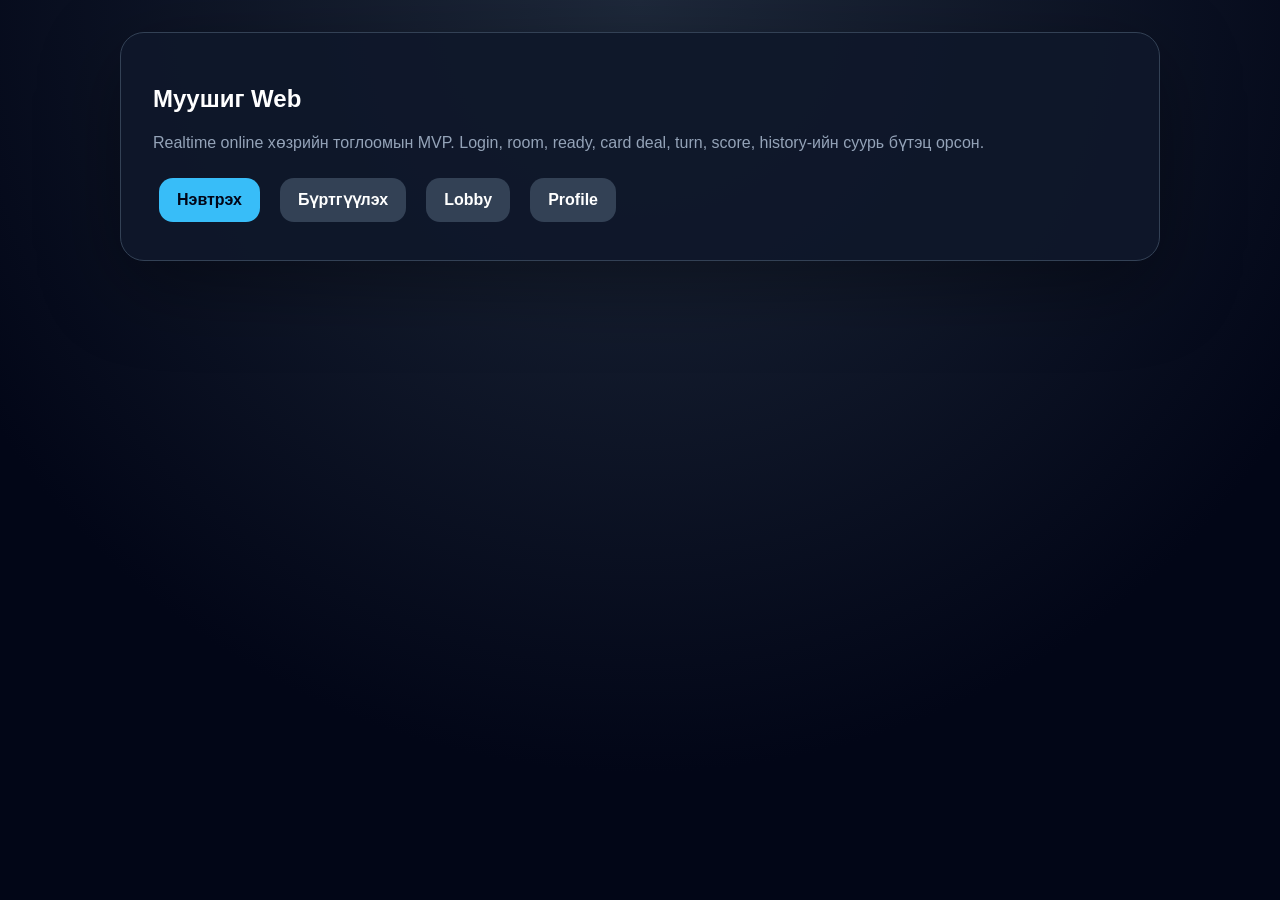
<file: index.html>
<!DOCTYPE html>
<html lang="mn">
<head>
<meta charset="UTF-8">
<meta name="viewport" content="width=device-width, initial-scale=1.0">
<title>Muushig Web</title>
<meta name="description" content="Realtime Mongolian Muushig card game">
<link rel="stylesheet" href="css/styles.css">
</head>
<body>
<main class="page">
  <section class="card">
    <h1>Муушиг Web</h1>
    <p class="muted">Realtime online хөзрийн тоглоомын MVP. Login, room, ready, card deal, turn, score, history-ийн суурь бүтэц орсон.</p>
    <div class="nav">
      <a class="button" href="login.html">Нэвтрэх</a>
      <a class="button secondary" href="register.html">Бүртгүүлэх</a>
      <a class="button secondary" href="lobby.html">Lobby</a>
      <a class="button secondary" href="profile.html">Profile</a>
    </div>
  </section>
</main>
</body>
</html>
</file>
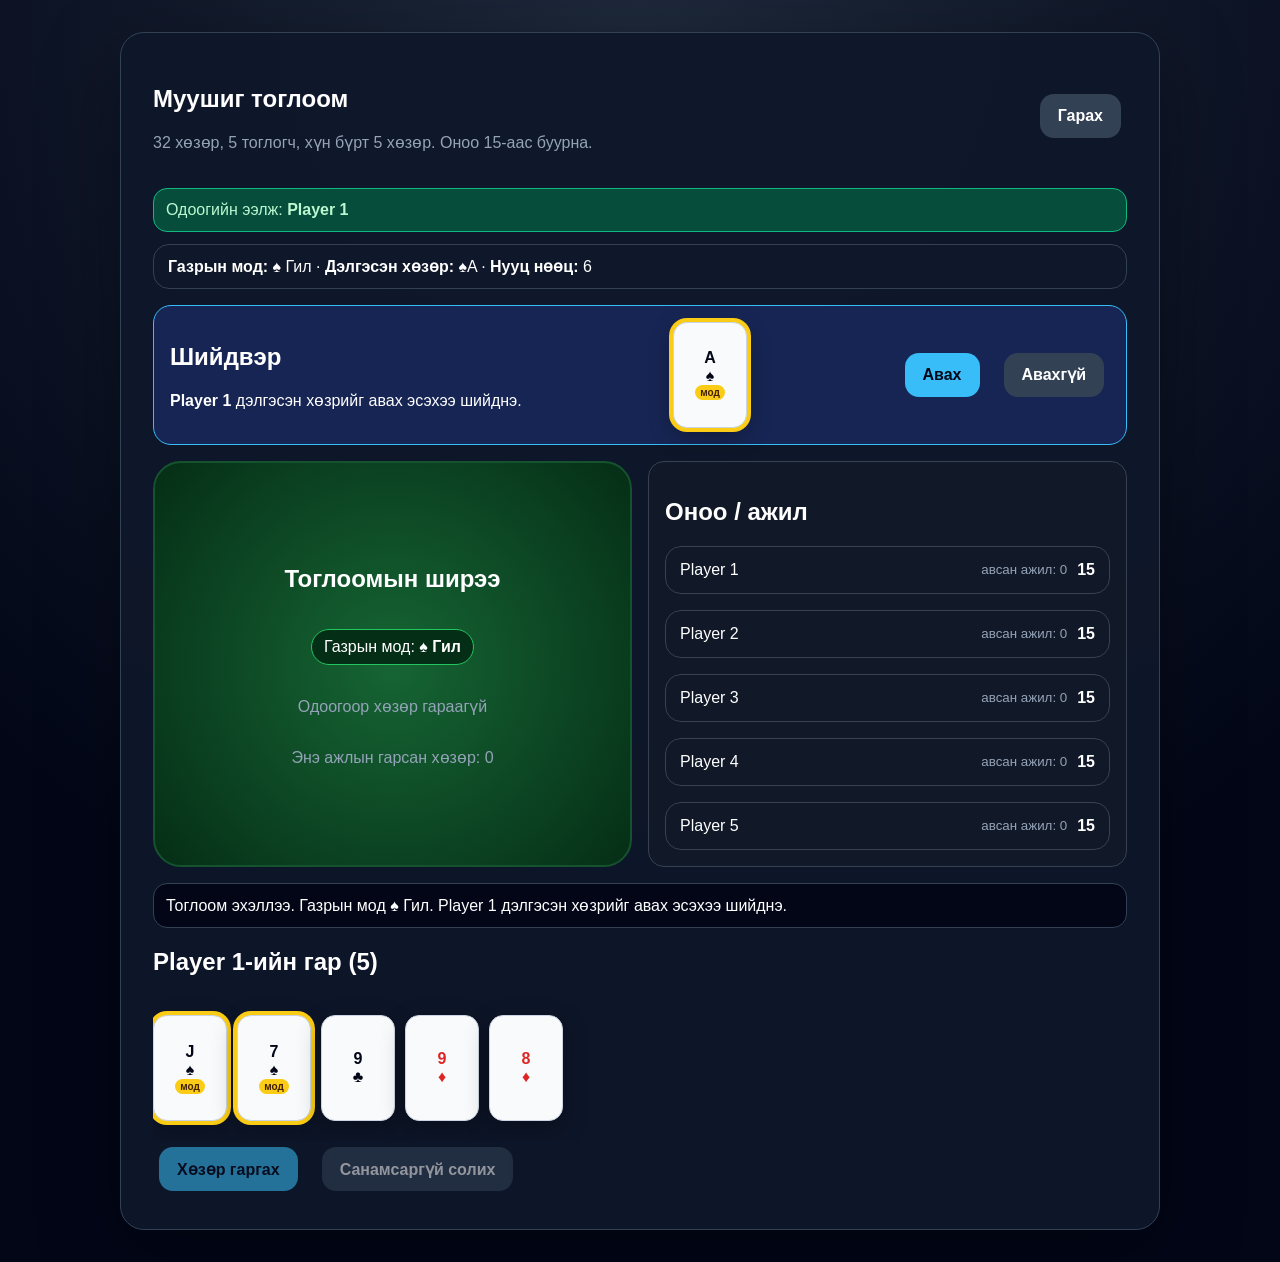
<file: game.html>
<!DOCTYPE html>
<html lang="mn">
<head>
<meta charset="UTF-8">
<meta name="viewport" content="width=device-width, initial-scale=1.0">
<title>Муушиг тоглоом — Muushig Web</title>
<link rel="stylesheet" href="css/styles.css">
</head>
<body>
<main class="page">
  <section class="card" id="game-root">
    <h1>Муушиг тоглоом</h1>
    <p class="message">Тоглоом ачааллаж байна...</p>
  </section>
</main>
<script type="module" src="js/game.js"></script>
</body>
</html>
</file>
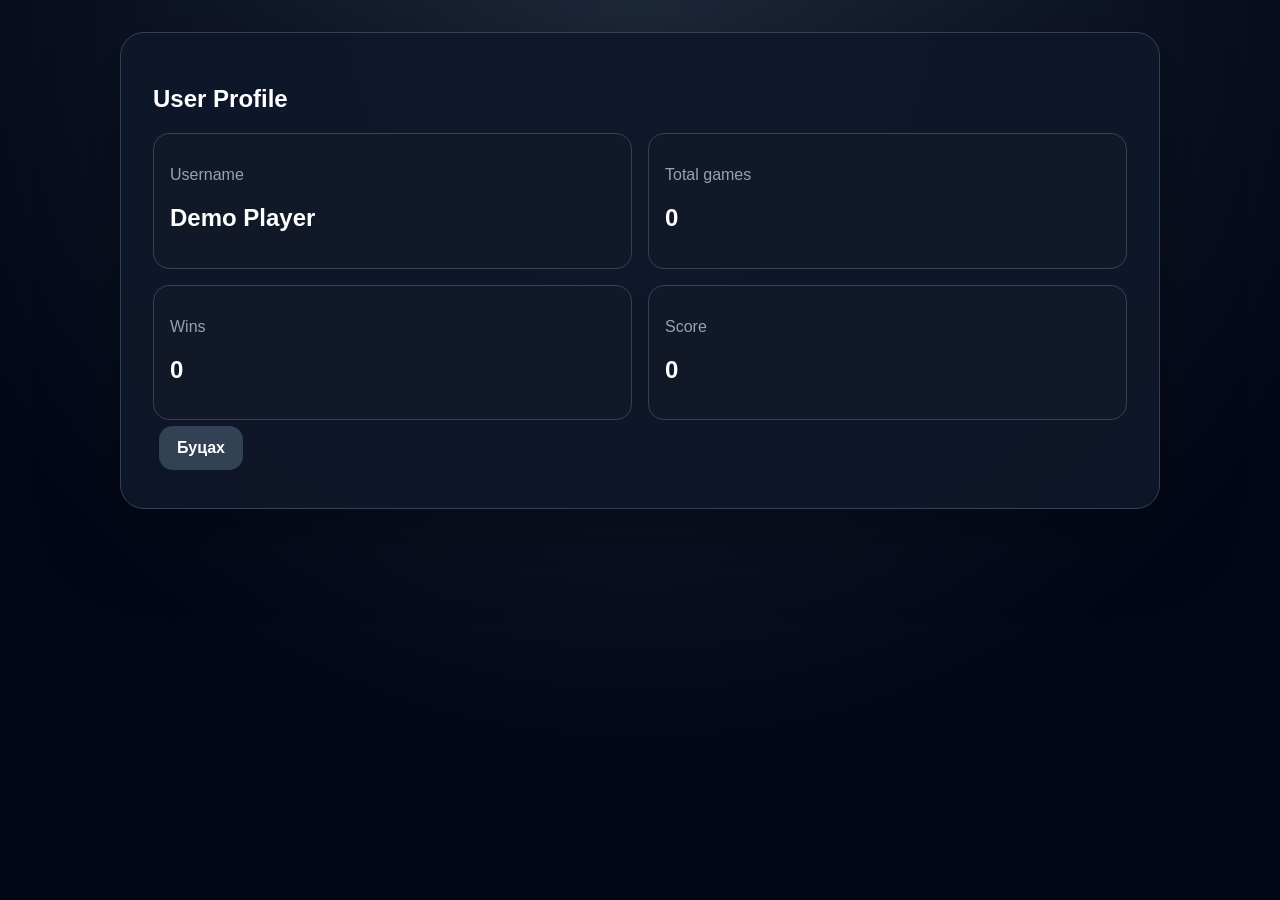
<file: profile.html>
<!DOCTYPE html>
<html lang="mn">
<head>
<meta charset="UTF-8">
<meta name="viewport" content="width=device-width, initial-scale=1.0">
<title>Profile — Muushig Web</title>
<link rel="stylesheet" href="css/styles.css">
</head>
<body>
<main class="page">
  <section class="card">
    <h1>User Profile</h1>
    <div class="grid2">
      <div class="stat"><p class="muted">Username</p><h2>Demo Player</h2></div>
      <div class="stat"><p class="muted">Total games</p><h2>0</h2></div>
      <div class="stat"><p class="muted">Wins</p><h2>0</h2></div>
      <div class="stat"><p class="muted">Score</p><h2>0</h2></div>
    </div>
    <a class="button secondary" href="index.html">Буцах</a>
  </section>
</main>
</body>
</html>
</file>
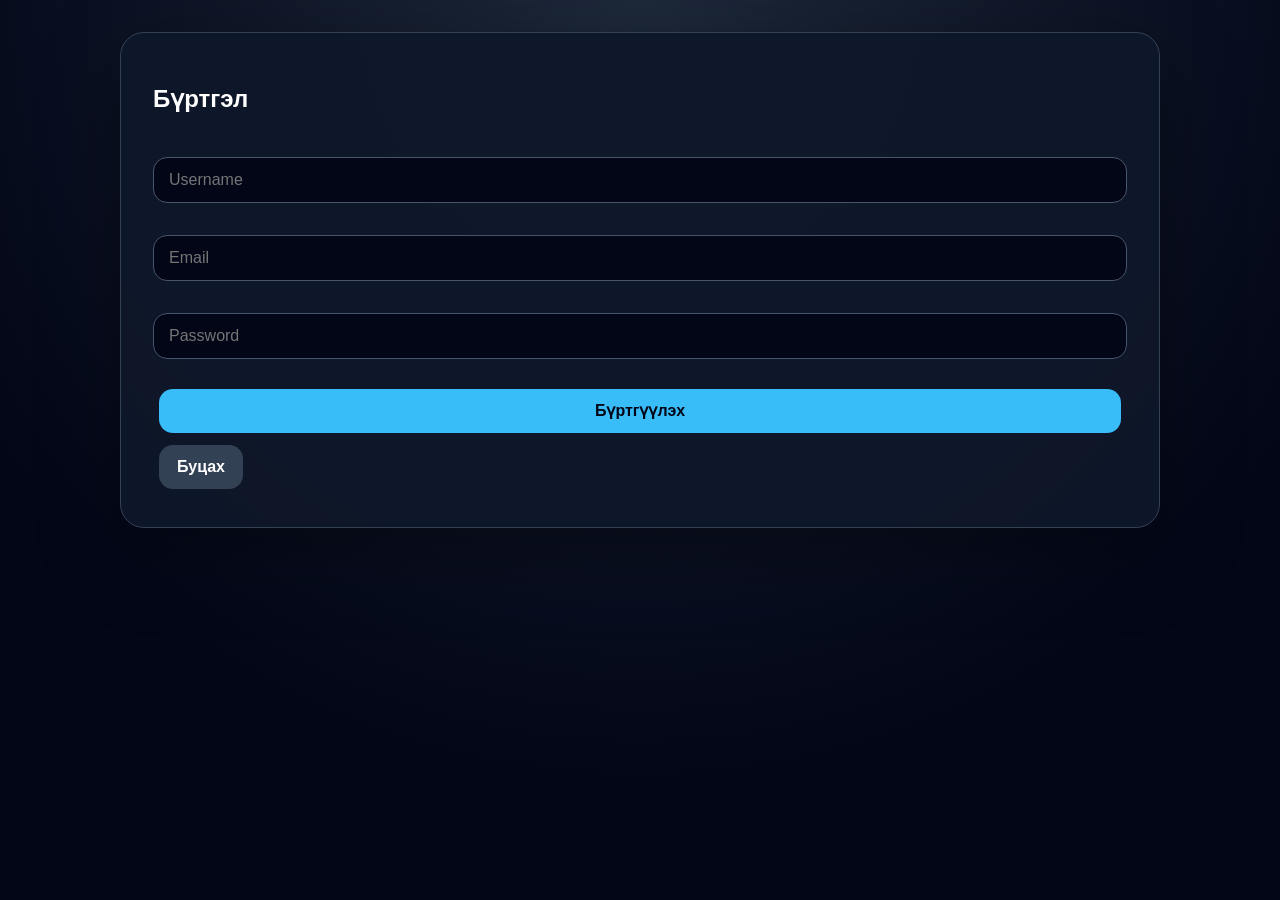
<file: register.html>
<!DOCTYPE html>
<html lang="mn">
<head>
<meta charset="UTF-8">
<meta name="viewport" content="width=device-width, initial-scale=1.0">
<title>Бүртгэл — Muushig Web</title>
<link rel="stylesheet" href="css/styles.css">
</head>
<body>
<main class="page">
  <section class="card">
    <h1>Бүртгэл</h1>
    <form id="register-form" class="grid">
      <div id="error-box"></div>
      <input class="input" id="username" placeholder="Username" required>
      <input class="input" id="email" placeholder="Email" type="email" required>
      <input class="input" id="password" placeholder="Password" type="password" required>
      <button class="button" type="submit">Бүртгүүлэх</button>
    </form>
    <a class="button secondary" href="index.html">Буцах</a>
  </section>
</main>
<script type="module">
  import { signUp } from './js/auth.js';

  const form = document.getElementById('register-form');
  const errorBox = document.getElementById('error-box');

  function showMessage(message, isError) {
    errorBox.innerHTML = message ? `<div class="${isError ? 'error' : 'success'}">${message}</div>` : '';
  }

  form.addEventListener('submit', async (e) => {
    e.preventDefault();
    showMessage('', false);
    const username = document.getElementById('username').value;
    const email = document.getElementById('email').value;
    const password = document.getElementById('password').value;
    const res = await signUp(email, password, username);
    if (res.error) {
      showMessage(res.error.message, true);
    } else {
      showMessage('Бүртгэл үүссэн. Email баталгаажуулалт шаардлагатай байж болно.', false);
    }
  });
</script>
</body>
</html>
</file>
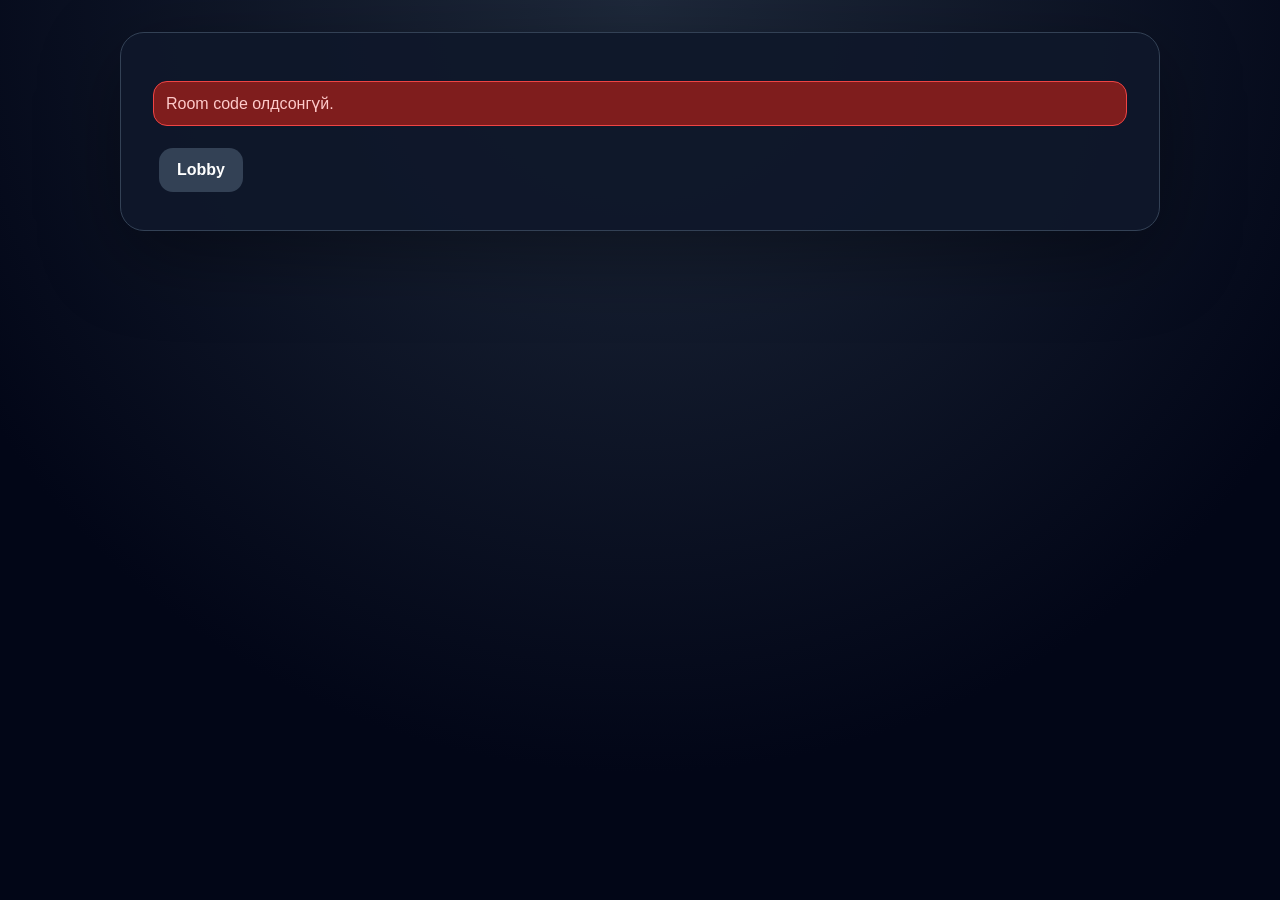
<file: room.html>
<!DOCTYPE html>
<html lang="mn">
<head>
<meta charset="UTF-8">
<meta name="viewport" content="width=device-width, initial-scale=1.0">
<title>Өрөө — Muushig Web</title>
<link rel="stylesheet" href="css/styles.css">
</head>
<body>
<main class="page">
  <section class="card" id="room-root">Loading...</section>
</main>
<script type="module" src="js/room.js"></script>
</body>
</html>
</file>
<file: css/styles.css>
*{box-sizing:border-box}
body{margin:0;font-family:Arial,Helvetica,sans-serif;background:radial-gradient(circle at top,#1e293b,#020617 70%);color:#fff}
a{text-decoration:none;color:inherit}
button,input{font:inherit}
.page{min-height:100vh;padding:32px}
.card{max-width:1040px;margin:0 auto;background:rgba(15,23,42,.92);border:1px solid #334155;border-radius:24px;padding:32px;box-shadow:0 24px 80px rgba(0,0,0,.35)}
.row{display:flex;gap:12px;flex-wrap:wrap;align-items:center}
.grid{display:grid;gap:16px}
.grid2{display:grid;grid-template-columns:repeat(2,minmax(0,1fr));gap:16px}
.button{display:inline-flex;align-items:center;justify-content:center;background:#38bdf8;color:#020617;border:0;border-radius:14px;padding:12px 18px;font-weight:800;cursor:pointer;margin:6px;min-height:44px}
.button.secondary{background:#334155;color:#fff}
.button.danger{background:#ef4444;color:#fff}
.button:disabled{opacity:.55;cursor:not-allowed}
.input{width:100%;padding:13px 15px;border-radius:14px;border:1px solid #475569;background:#020617;color:#fff;margin:8px 0}
.muted{color:#94a3b8}
.error{background:#7f1d1d;color:#fecaca;border:1px solid #ef4444;border-radius:14px;padding:12px}
.success{background:#064e3b;color:#bbf7d0;border:1px solid #10b981;border-radius:14px;padding:12px}
.player{display:flex;justify-content:space-between;align-items:center;background:#111827;border:1px solid #374151;border-radius:16px;padding:14px}
.badge{border-radius:999px;padding:6px 10px;background:#334155;font-size:12px}
.badge.ready{background:#065f46;color:#bbf7d0}
.table{min-height:260px;border-radius:28px;border:2px solid #14532d;background:radial-gradient(circle,#166534,#052e16);display:flex;align-items:center;justify-content:center;flex-direction:column;padding:24px}
.hand{display:flex;gap:10px;overflow-x:auto;padding:20px 0}
.card-ui{width:74px;height:106px;border-radius:14px;background:#f8fafc;color:#020617;display:flex;align-items:center;justify-content:center;flex-direction:column;font-weight:900;box-shadow:0 8px 24px rgba(0,0,0,.3);border:1px solid #cbd5e1;cursor:pointer;transition:.18s}
.card-ui:hover{transform:translateY(-10px)}
.card-ui.red{color:#dc2626}
.card-ui.selected{outline:4px solid #38bdf8;transform:translateY(-14px)}
.nav{display:flex;gap:8px;flex-wrap:wrap;margin-top:20px}
.topbar{display:flex;justify-content:space-between;gap:12px;align-items:center;margin-bottom:20px}
.stat{background:#111827;border:1px solid #374151;border-radius:16px;padding:16px}
@media(max-width:760px){.page{padding:14px}.card{padding:18px}.grid2{grid-template-columns:1fr}.card-ui{width:58px;height:86px}.topbar{align-items:flex-start;flex-direction:column}}

.rule-panel{background:#0f172a;border:1px solid #334155;border-radius:16px;padding:12px 14px;margin:12px 0}
.decision-box{display:flex;gap:18px;align-items:center;justify-content:space-between;flex-wrap:wrap;background:#172554;border:1px solid #38bdf8;border-radius:18px;padding:16px;margin:16px 0}
.trump-line{background:#052e16;border:1px solid #22c55e;border-radius:999px;padding:8px 12px}
.table-cards{display:flex;gap:14px;flex-wrap:wrap;justify-content:center}
.played-card{display:flex;align-items:center;gap:8px;flex-direction:column}
.card-ui.trump{box-shadow:0 0 0 4px #facc15,0 8px 24px rgba(0,0,0,.3)}
.card-ui small{font-size:10px;background:#facc15;color:#422006;border-radius:999px;padding:2px 5px}
.card-ui.compact{width:60px;height:86px}
.message{background:#020617;border:1px solid #334155;border-radius:14px;padding:12px}
.score-pair{display:flex;gap:10px;align-items:center}
.score-pair small{color:#94a3b8}
.disabled-link{pointer-events:none;opacity:.5}
</file>
